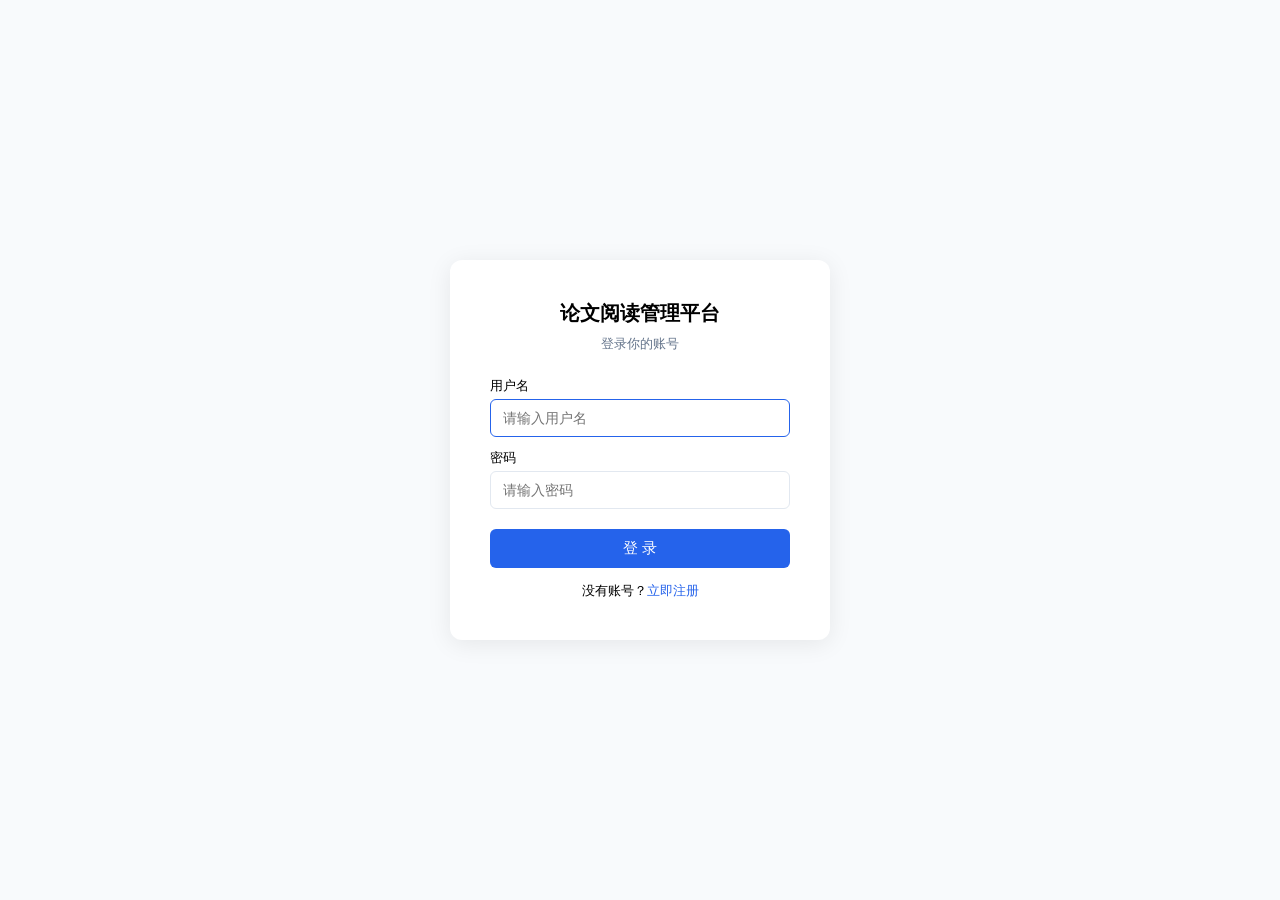
<file: templates/login.html>
<!DOCTYPE html>
<html lang="zh-CN">
<head>
<meta charset="UTF-8">
<meta name="viewport" content="width=device-width, initial-scale=1.0">
<title>登录 - 论文阅读管理平台</title>
<style>
* { margin:0; padding:0; box-sizing:border-box; }
body { font-family: -apple-system, BlinkMacSystemFont, "Segoe UI", Roboto, sans-serif; background: #f8fafc; display:flex; align-items:center; justify-content:center; min-height:100vh; }
.card { background:#fff; padding:40px; border-radius:12px; box-shadow:0 4px 24px rgba(0,0,0,0.08); width:380px; max-width:90vw; }
.card h1 { font-size:20px; margin-bottom:8px; text-align:center; }
.card .sub { font-size:13px; color:#64748b; text-align:center; margin-bottom:24px; }
.card label { font-size:13px; font-weight:500; display:block; margin-bottom:4px; margin-top:12px; }
.card input { width:100%; padding:10px 12px; border:1px solid #e2e8f0; border-radius:6px; font-size:14px; outline:none; }
.card input:focus { border-color:#2563eb; }
.card .btn { width:100%; padding:10px; background:#2563eb; color:#fff; border:none; border-radius:6px; font-size:15px; cursor:pointer; margin-top:20px; }
.card .btn:hover { background:#1d4ed8; }
.card .link { text-align:center; margin-top:14px; font-size:13px; }
.card .link a { color:#2563eb; text-decoration:none; }
.card .error { color:#ef4444; font-size:12px; margin-top:8px; text-align:center; }
</style>
</head>
<body>
<div class="card">
  <h1>论文阅读管理平台</h1>
  <p class="sub">登录你的账号</p>
  <label>用户名</label>
  <input type="text" id="username" placeholder="请输入用户名" autofocus>
  <label>密码</label>
  <input type="password" id="password" placeholder="请输入密码" onkeydown="if(event.key==='Enter')login()">
  <button class="btn" onclick="login()">登 录</button>
  <div class="error" id="error"></div>
  <div class="link">没有账号？<a href="/register">立即注册</a></div>
</div>
<script>
async function login() {
  var u = document.getElementById('username').value.trim();
  var p = document.getElementById('password').value.trim();
  if (!u || !p) { document.getElementById('error').textContent = '请填写用户名和密码'; return; }
  var res = await fetch('/api/auth/login', {
    method: 'POST', headers: {'Content-Type':'application/json'},
    body: JSON.stringify({username:u, password:p})
  });
  var data = await res.json();
  if (data.ok) { window.location.href = '/'; }
  else { document.getElementById('error').textContent = data.error || '登录失败'; }
}
</script>
</body>
</html>
</file>
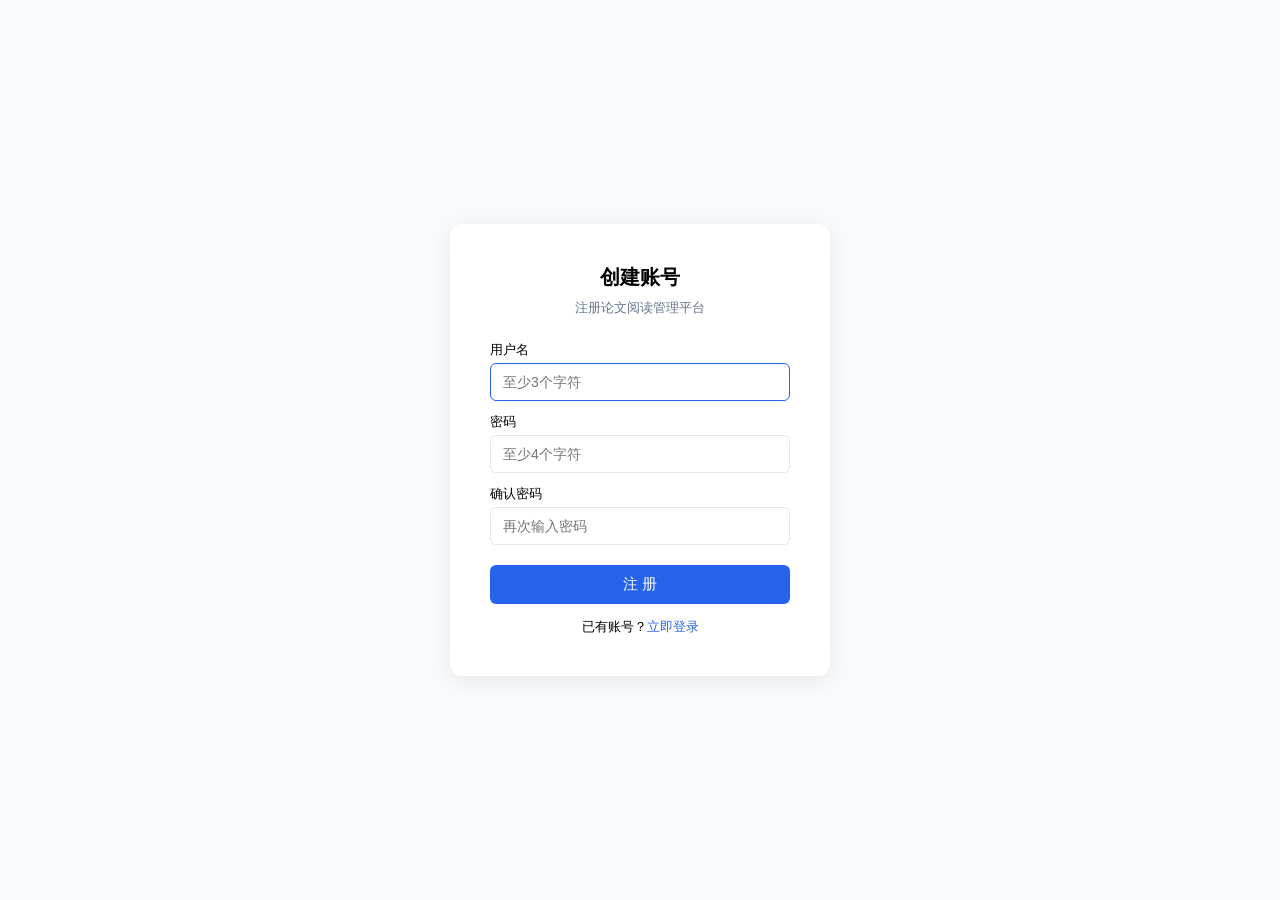
<file: templates/register.html>
<!DOCTYPE html>
<html lang="zh-CN">
<head>
<meta charset="UTF-8">
<meta name="viewport" content="width=device-width, initial-scale=1.0">
<title>注册 - 论文阅读管理平台</title>
<style>
* { margin:0; padding:0; box-sizing:border-box; }
body { font-family: -apple-system, BlinkMacSystemFont, "Segoe UI", Roboto, sans-serif; background: #f8fafc; display:flex; align-items:center; justify-content:center; min-height:100vh; }
.card { background:#fff; padding:40px; border-radius:12px; box-shadow:0 4px 24px rgba(0,0,0,0.08); width:380px; max-width:90vw; }
.card h1 { font-size:20px; margin-bottom:8px; text-align:center; }
.card .sub { font-size:13px; color:#64748b; text-align:center; margin-bottom:24px; }
.card label { font-size:13px; font-weight:500; display:block; margin-bottom:4px; margin-top:12px; }
.card input { width:100%; padding:10px 12px; border:1px solid #e2e8f0; border-radius:6px; font-size:14px; outline:none; }
.card input:focus { border-color:#2563eb; }
.card .btn { width:100%; padding:10px; background:#2563eb; color:#fff; border:none; border-radius:6px; font-size:15px; cursor:pointer; margin-top:20px; }
.card .btn:hover { background:#1d4ed8; }
.card .link { text-align:center; margin-top:14px; font-size:13px; }
.card .link a { color:#2563eb; text-decoration:none; }
.card .error { color:#ef4444; font-size:12px; margin-top:8px; text-align:center; }
</style>
</head>
<body>
<div class="card">
  <h1>创建账号</h1>
  <p class="sub">注册论文阅读管理平台</p>
  <label>用户名</label>
  <input type="text" id="username" placeholder="至少3个字符" autofocus>
  <label>密码</label>
  <input type="password" id="password" placeholder="至少4个字符">
  <label>确认密码</label>
  <input type="password" id="password2" placeholder="再次输入密码" onkeydown="if(event.key==='Enter')register()">
  <button class="btn" onclick="register()">注 册</button>
  <div class="error" id="error"></div>
  <div class="link">已有账号？<a href="/login">立即登录</a></div>
</div>
<script>
async function register() {
  var u = document.getElementById('username').value.trim();
  var p = document.getElementById('password').value.trim();
  var p2 = document.getElementById('password2').value.trim();
  if (!u || !p) { document.getElementById('error').textContent = '请填写用户名和密码'; return; }
  if (p !== p2) { document.getElementById('error').textContent = '两次密码不一致'; return; }
  var res = await fetch('/api/auth/register', {
    method: 'POST', headers: {'Content-Type':'application/json'},
    body: JSON.stringify({username:u, password:p})
  });
  var data = await res.json();
  if (data.ok) { window.location.href = '/login'; }
  else { document.getElementById('error').textContent = data.error || '注册失败'; }
}
</script>
</body>
</html>
</file>
